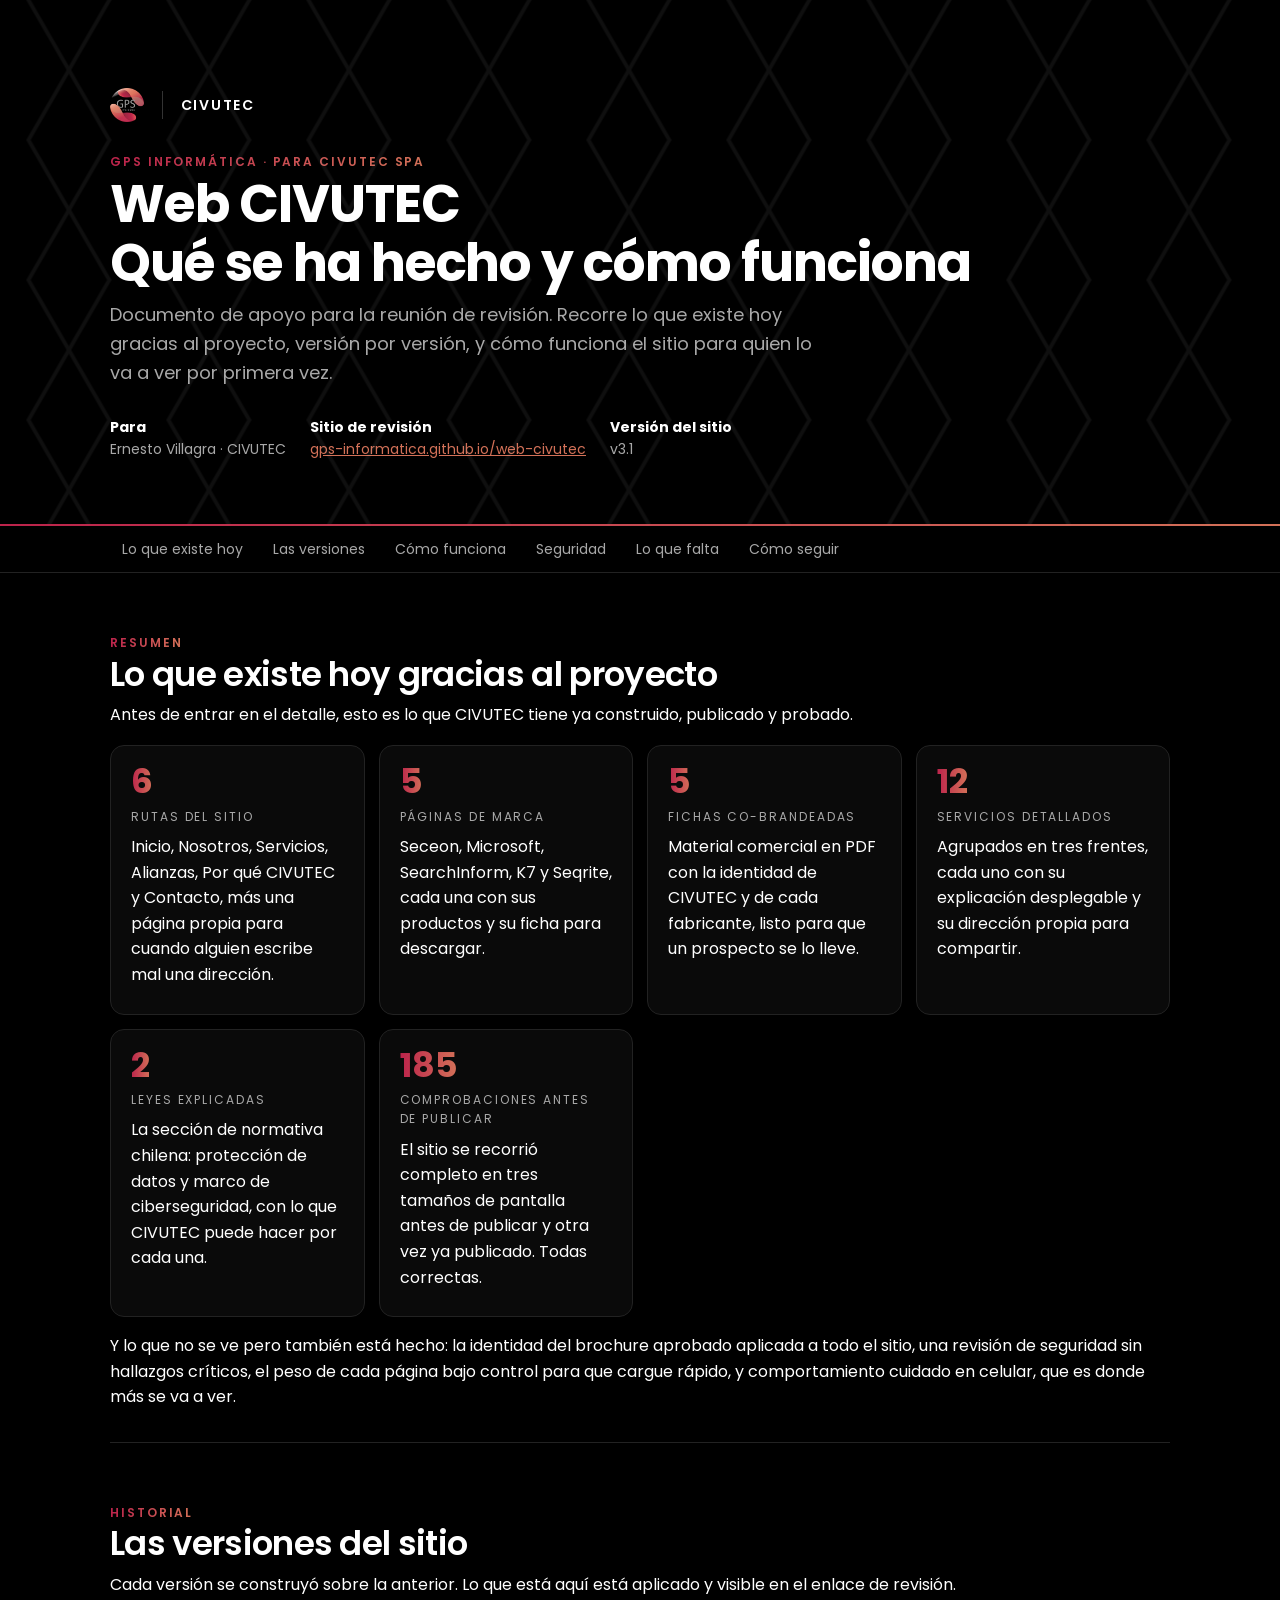
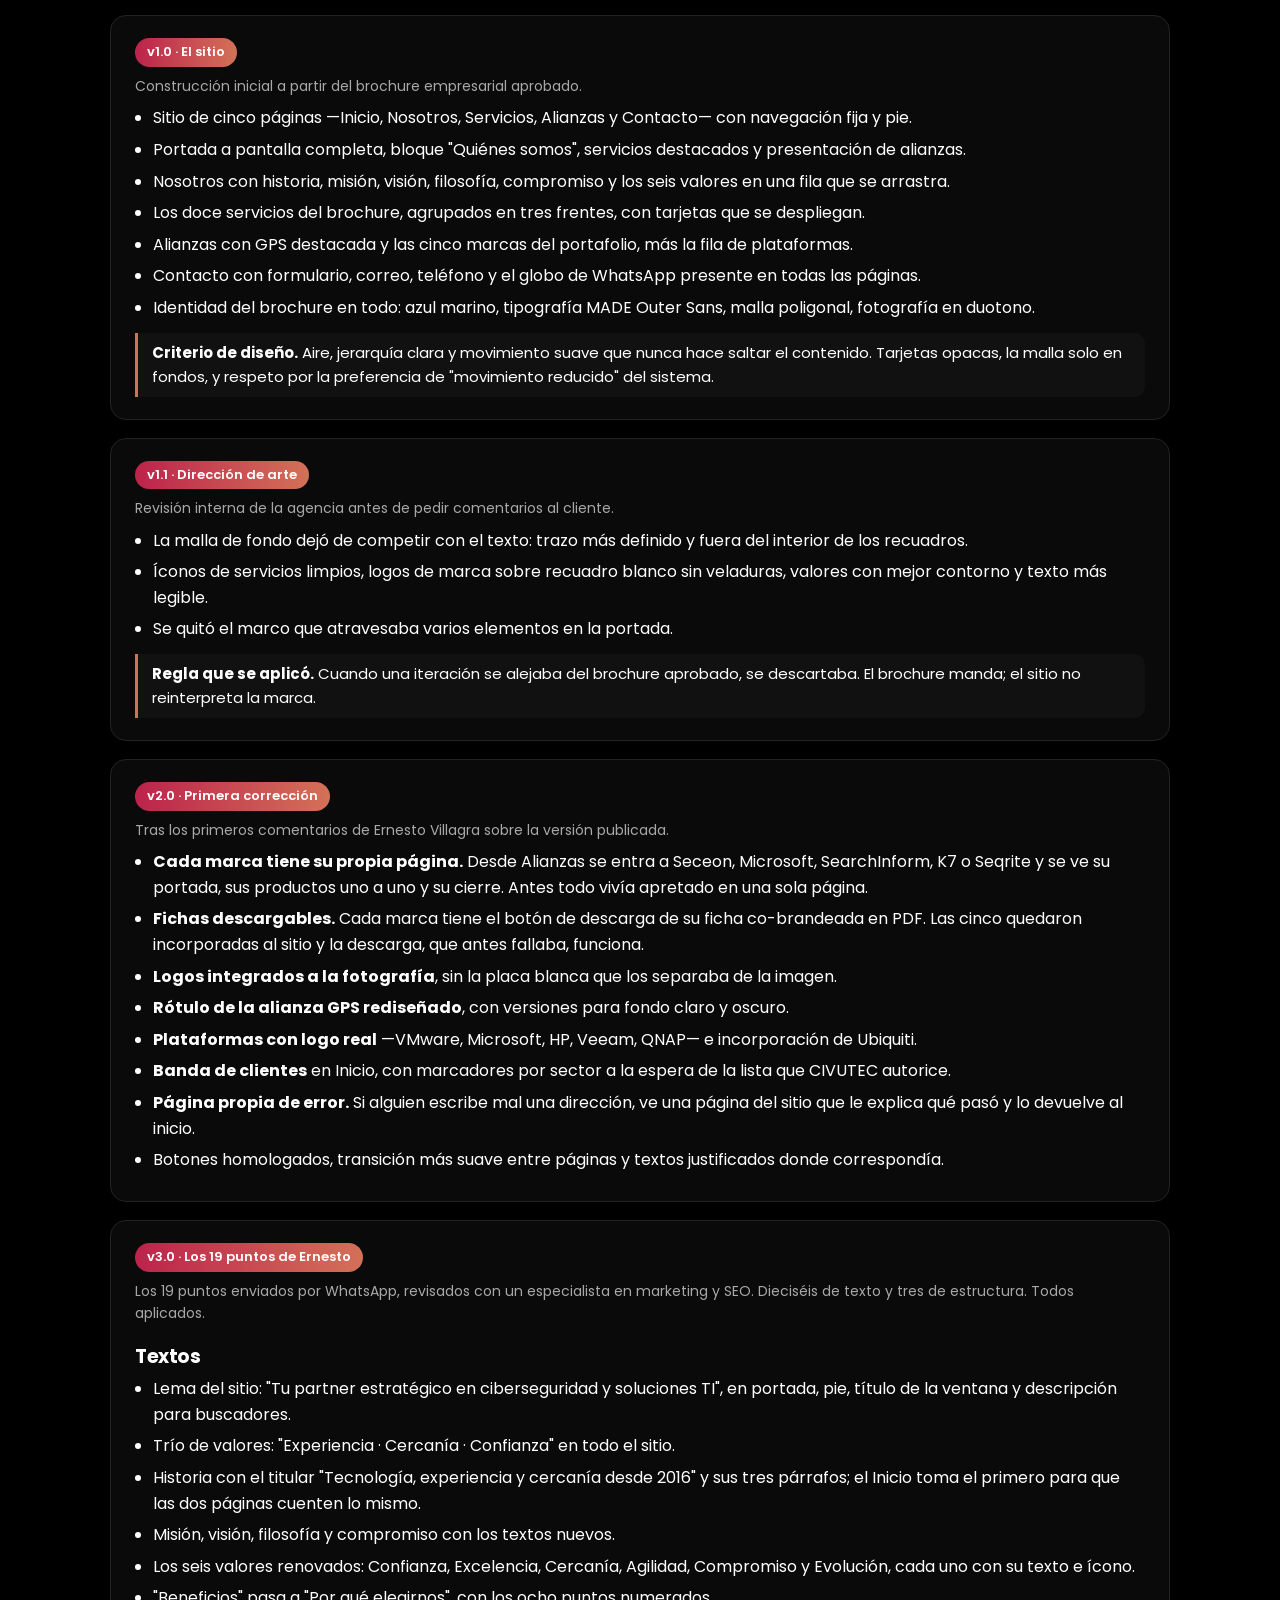
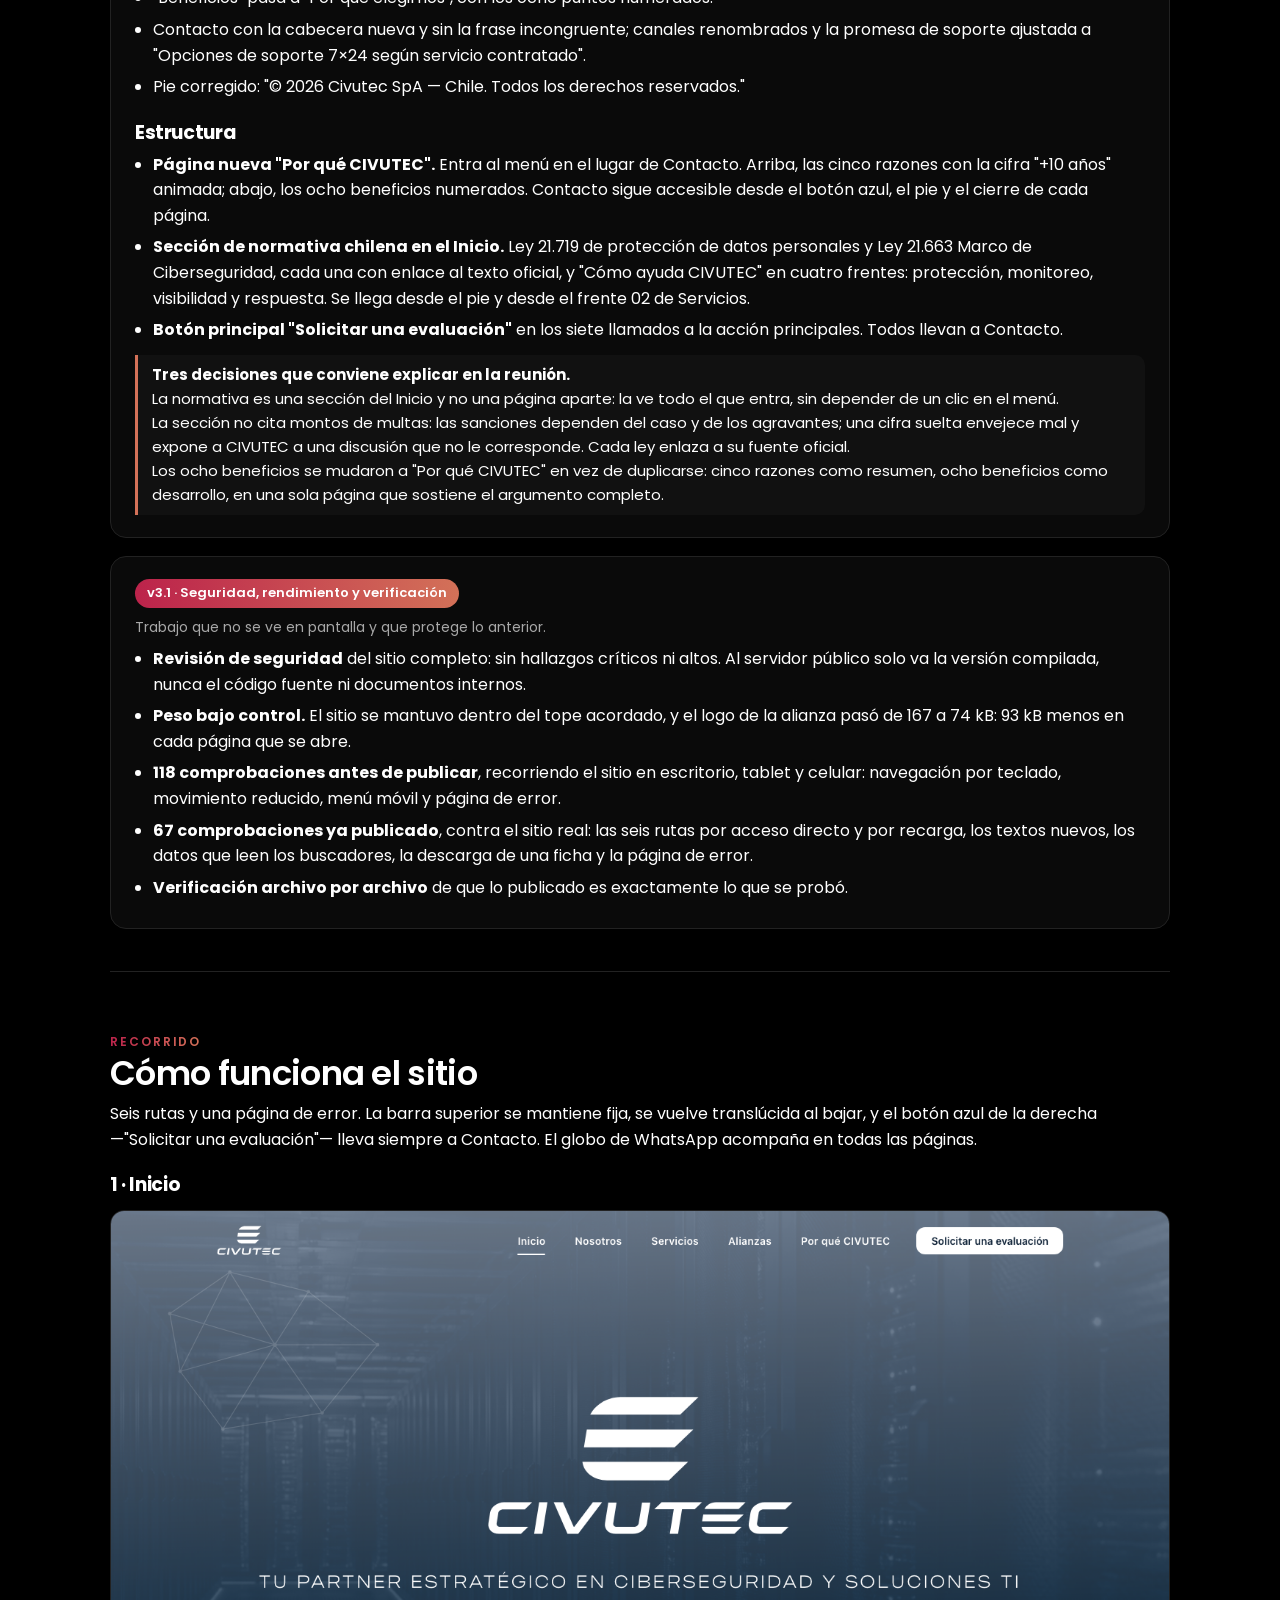
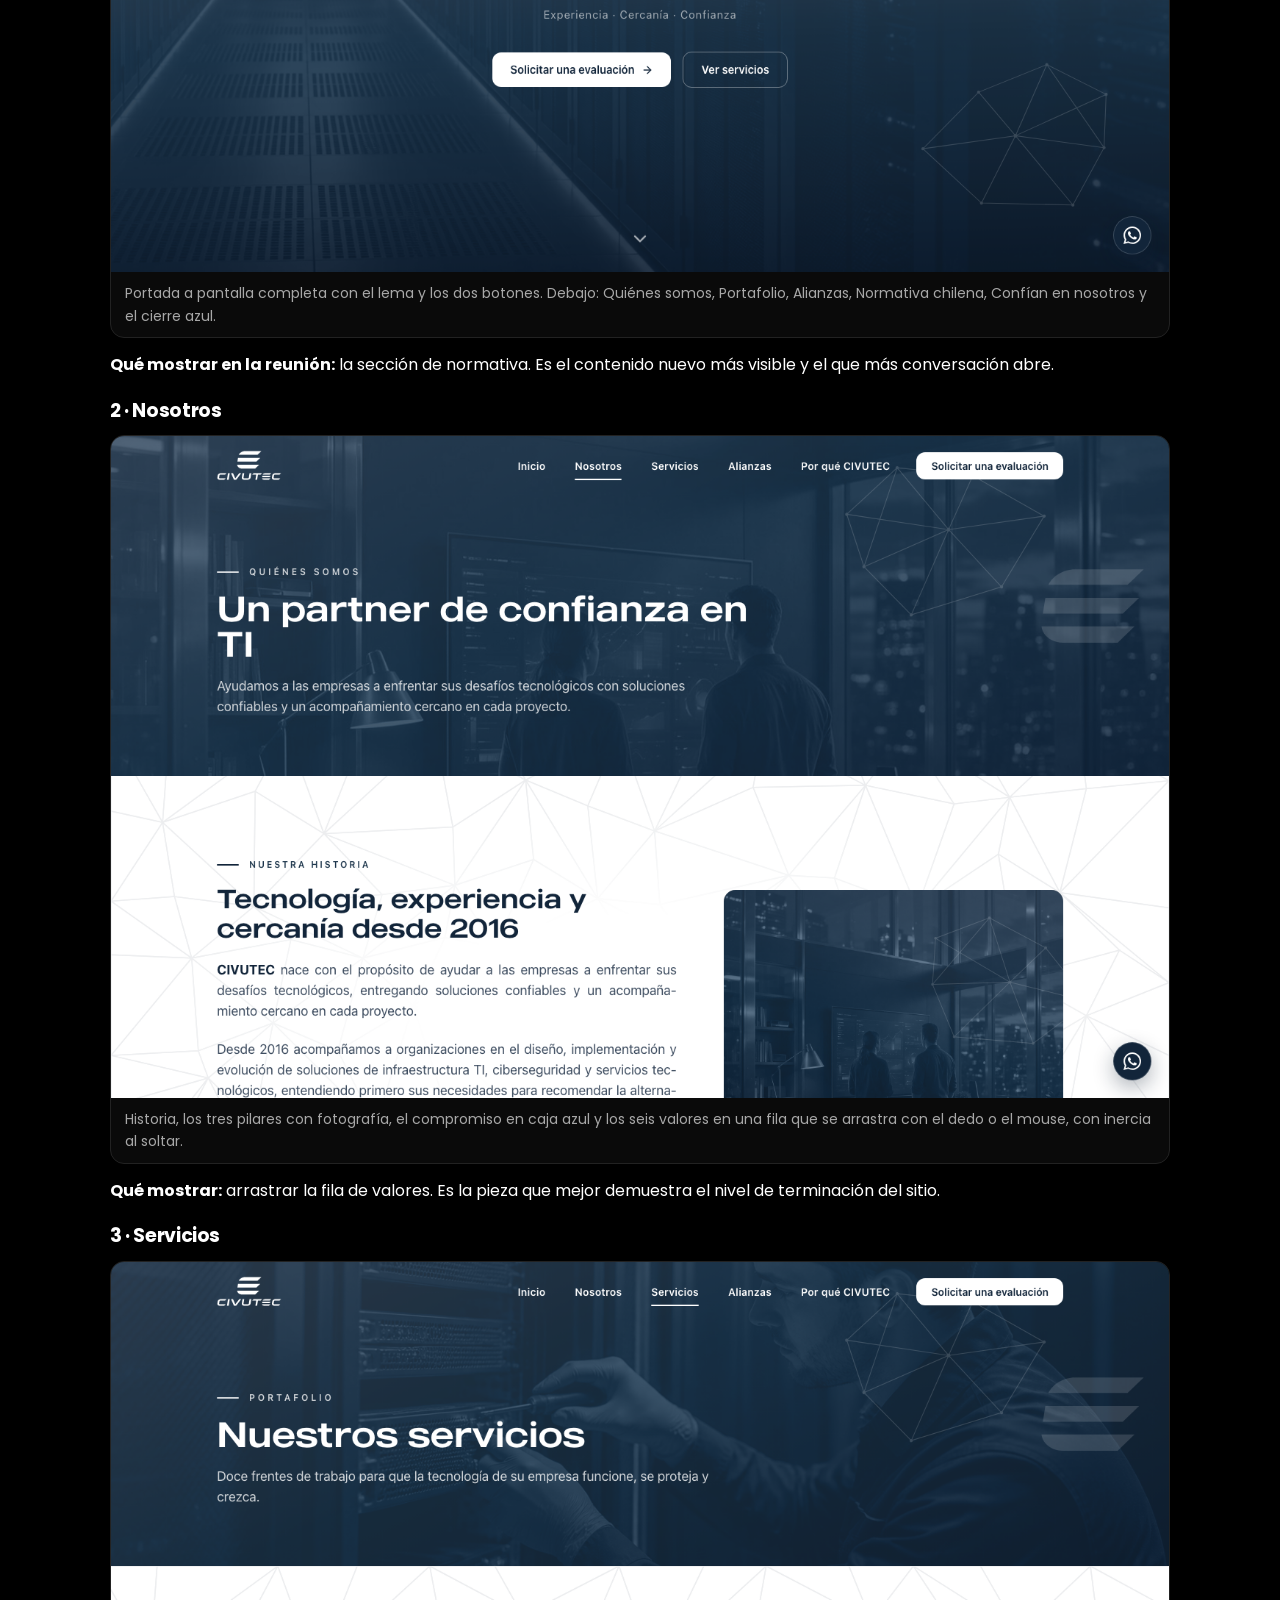
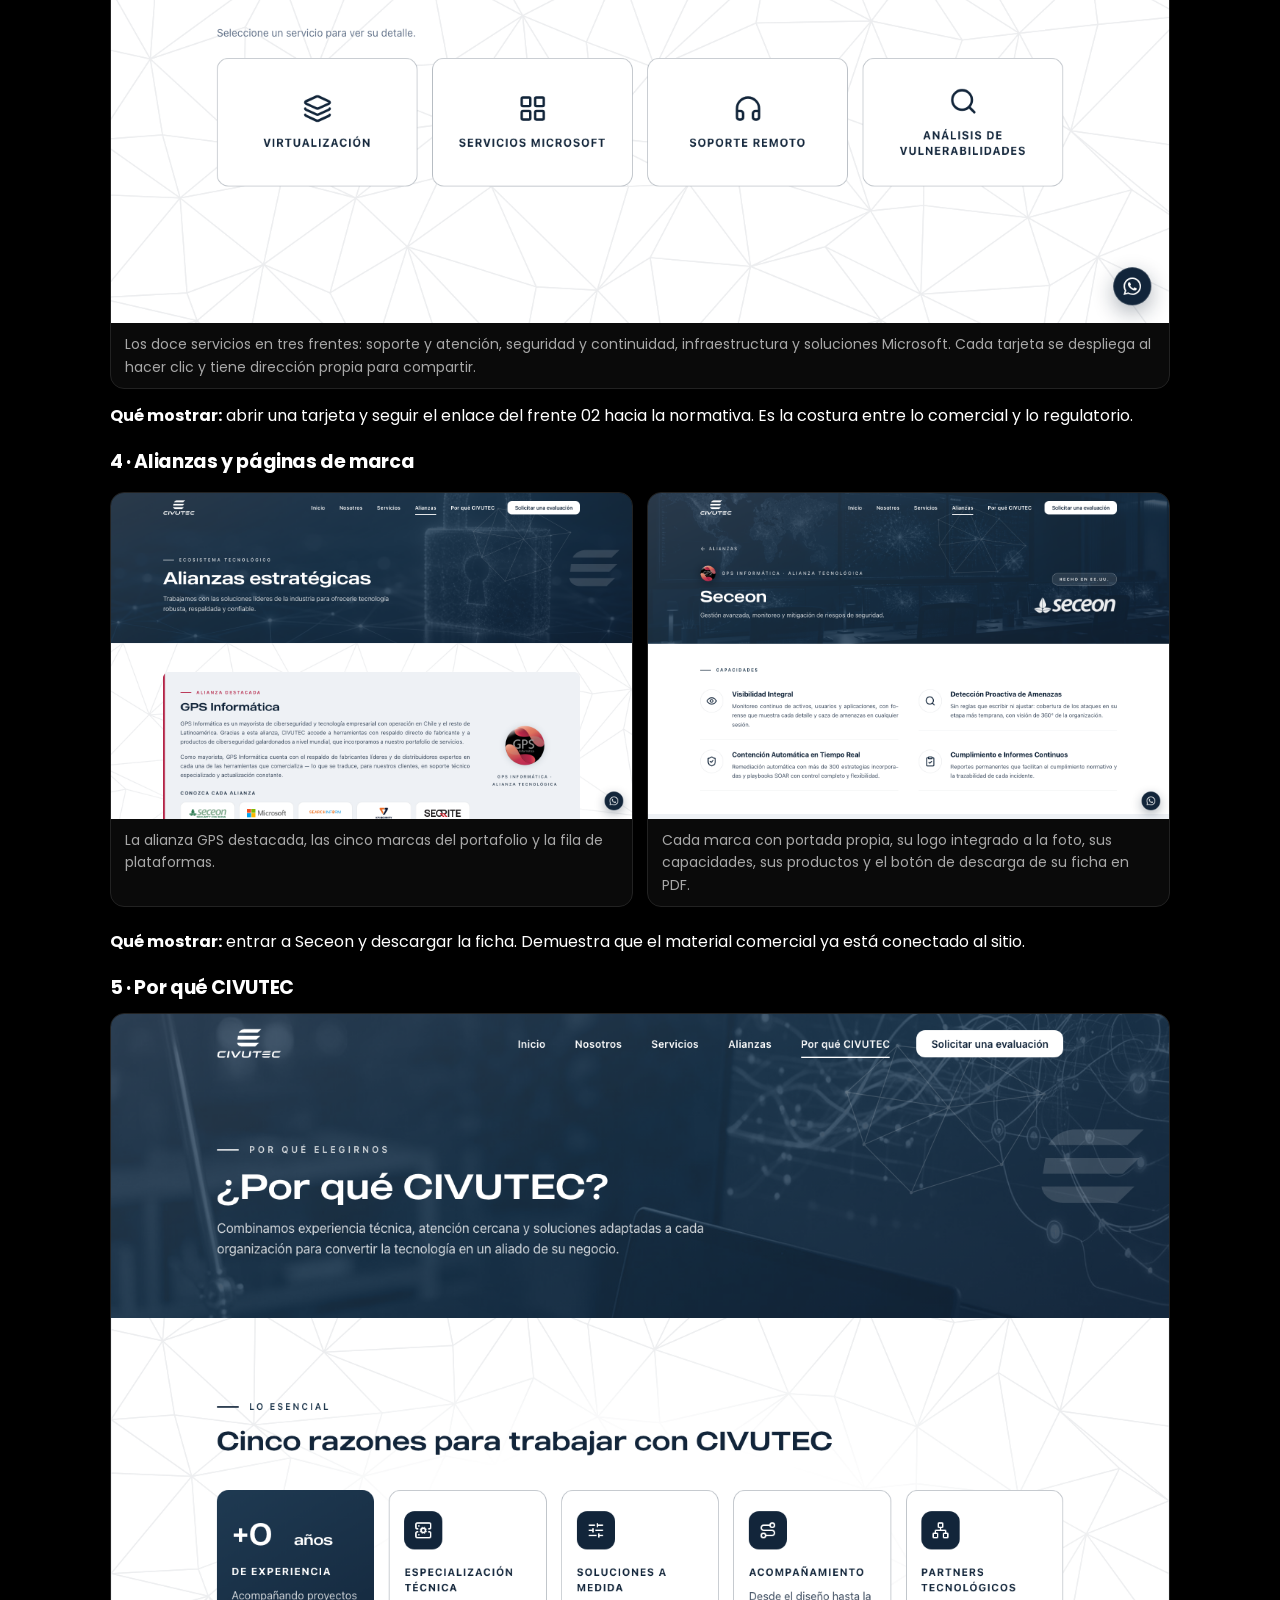
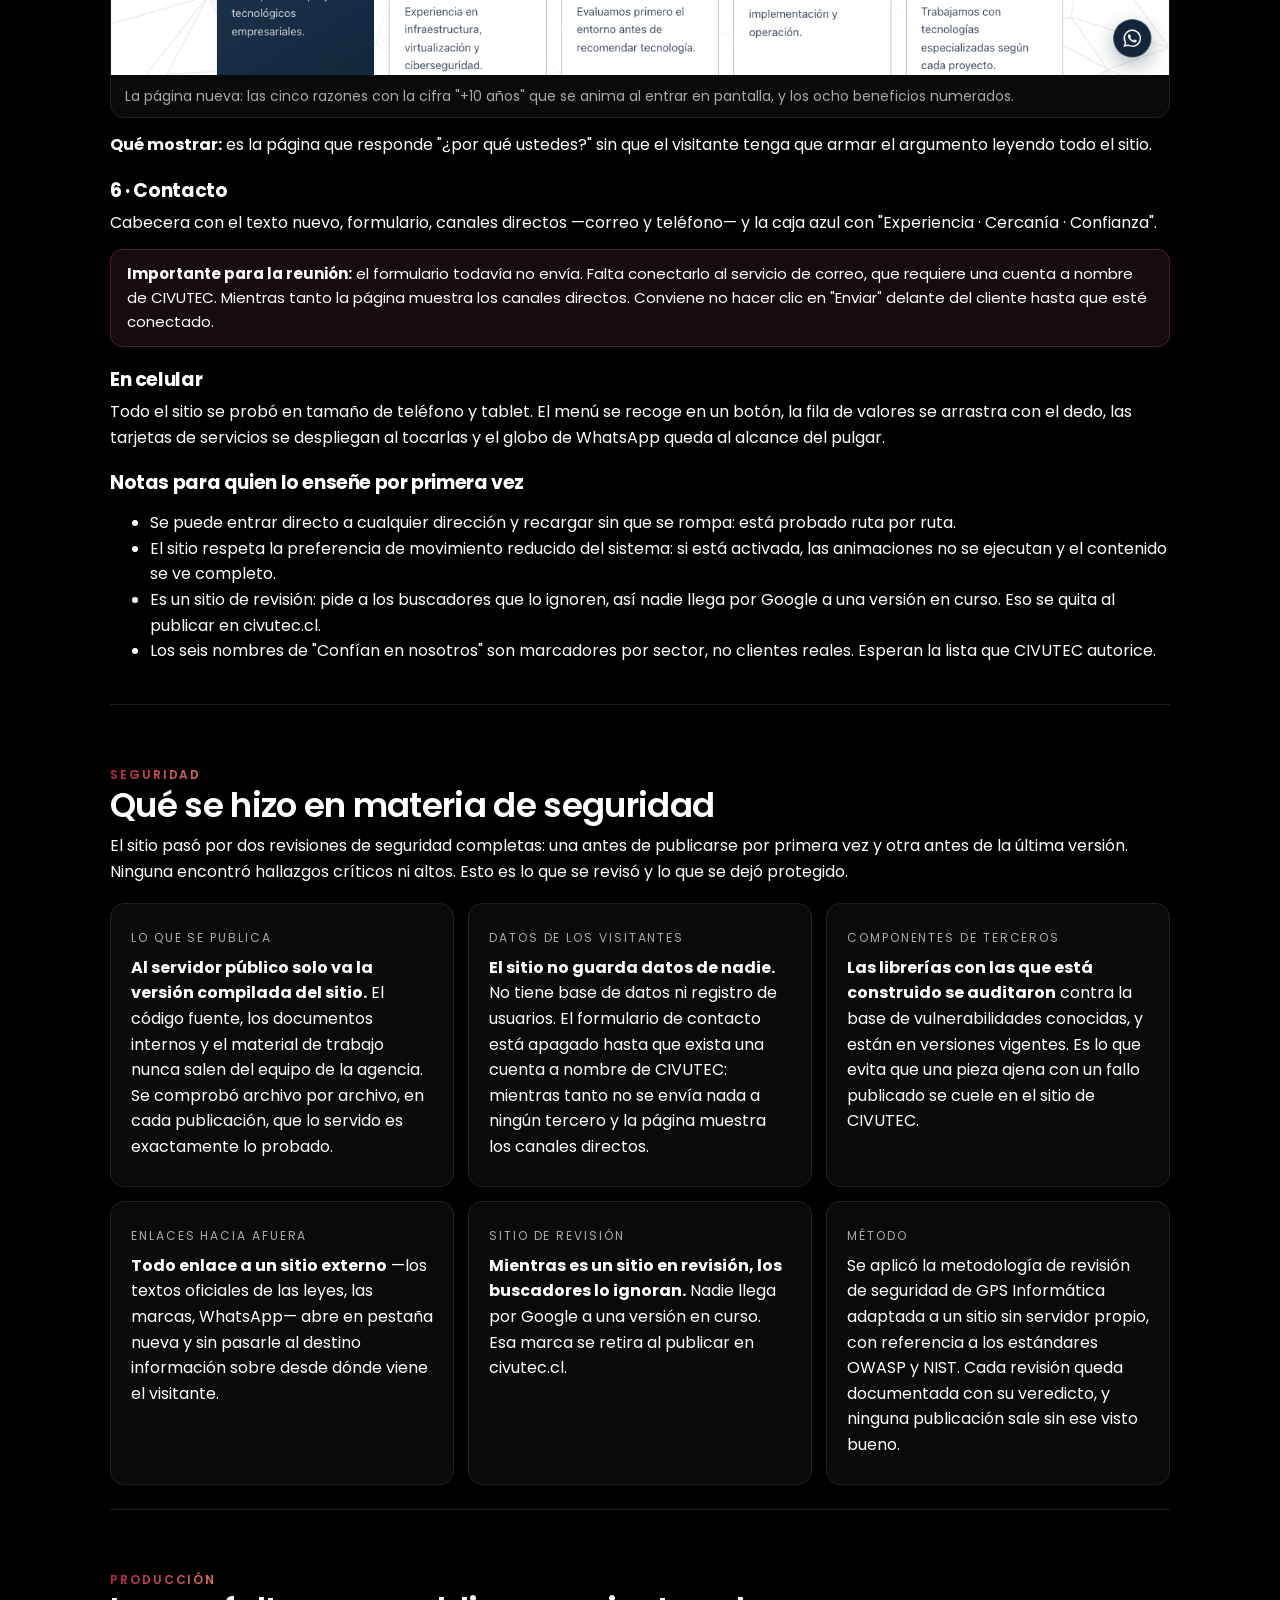
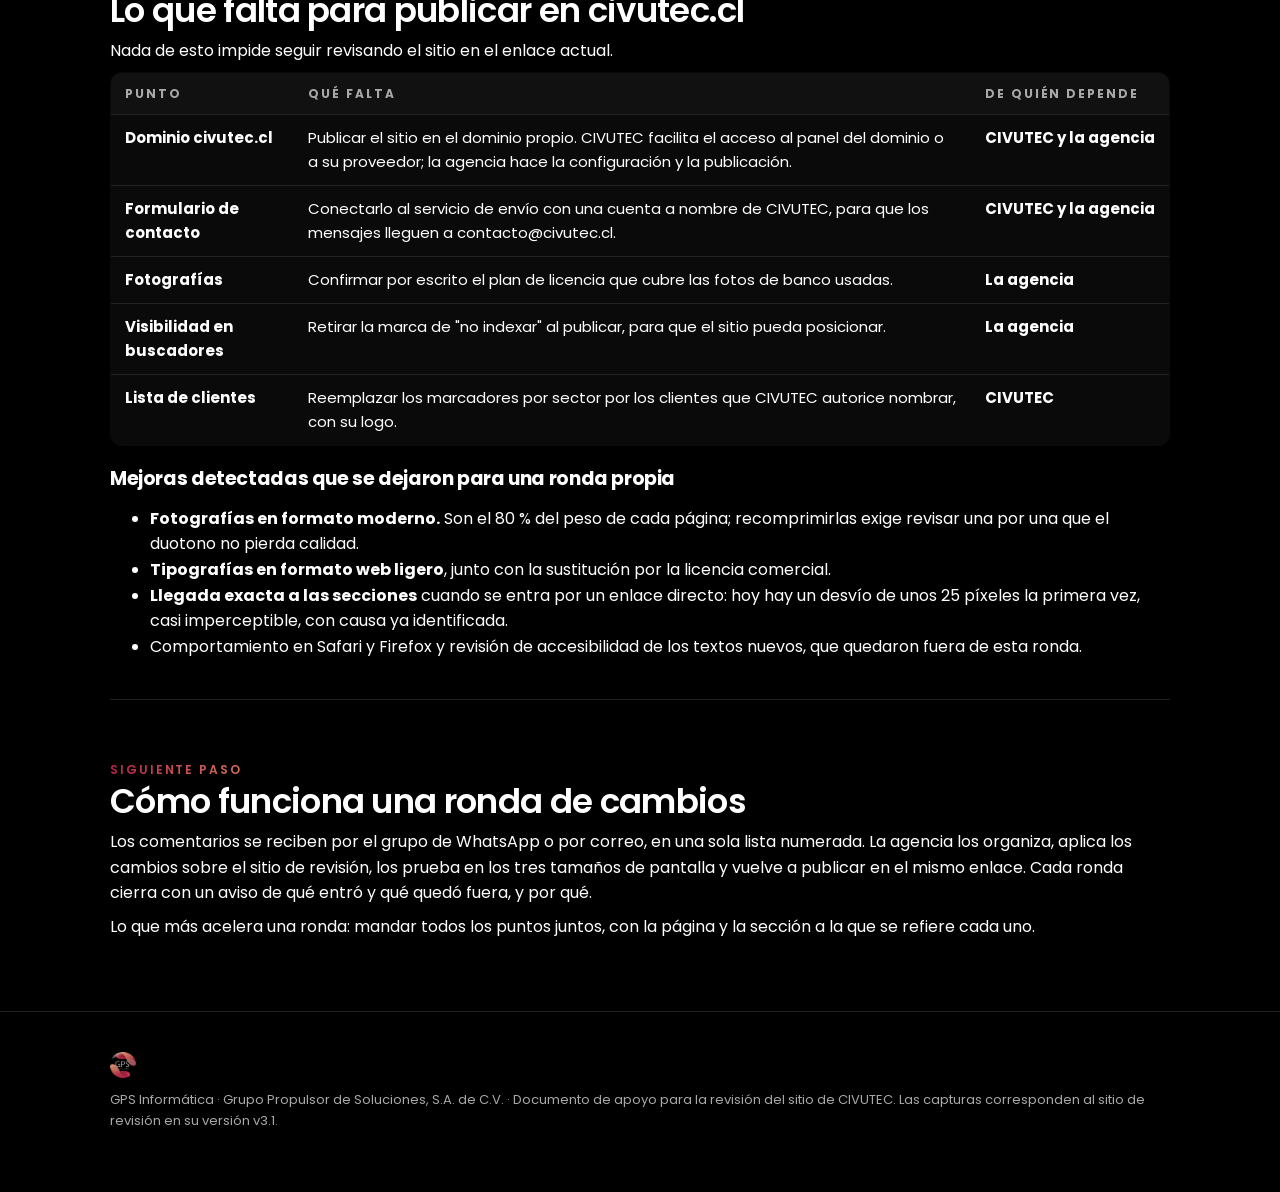
<file: presentacion/index.html>
<!doctype html>
<!-- Recurso de presentación · Web CIVUTEC · versión del sitio v3.1 (sitio de revisión) · GPS Informática -->
<html lang="es">
<head>
<meta charset="utf-8">
<meta name="viewport" content="width=device-width, initial-scale=1">
<meta name="robots" content="noindex, nofollow">
<title>Web CIVUTEC — Qué se ha hecho y cómo funciona</title>
<link rel="preconnect" href="https://fonts.googleapis.com"><link rel="preconnect" href="https://fonts.gstatic.com" crossorigin>
<link href="https://fonts.googleapis.com/css2?family=Poppins:wght@400;600;700&display=swap" rel="stylesheet">
<style>
  :root{
    --marino:#000000; --marino-2:#0a0a0a; --marino-3:#111111;
    --tinta:#FFFFFF; --tinta-2:#A8A8A8; --linea:#222222;
    --fondo:#000000; --papel:#0a0a0a; --claro:#111111;
    --carmin:#bc234b; --terracota:#d37158; --acento:#d37158;
    --grad:linear-gradient(90deg,#bc234b,#d37158);
  }
  *{box-sizing:border-box}
  html{scroll-behavior:smooth}
  body{margin:0;background:var(--fondo);color:var(--tinta);font:16px/1.6 Poppins,-apple-system,"Segoe UI",Helvetica,Arial,sans-serif}
  a{color:var(--acento)}
  h1,h2,h3{letter-spacing:-.02em;line-height:1.15;margin:0}
  h1{font-size:clamp(30px,5vw,52px);font-weight:700}
  h2{font-size:clamp(24px,3.2vw,34px);font-weight:600;margin-bottom:8px}
  h3{font-size:19px;font-weight:700;margin:22px 0 6px}
  p{margin:8px 0}
  .over{font-size:12px;letter-spacing:.16em;text-transform:uppercase;font-weight:600;background:var(--grad);-webkit-background-clip:text;background-clip:text;color:transparent;display:inline-block}
  .wrap{max-width:1100px;margin:0 auto;padding:0 20px}

  /* portada */
  .portada{background:#000;color:#fff;padding:88px 0 64px;position:relative;overflow:hidden;border-bottom:2px solid transparent;border-image:var(--grad) 1}
  .portada .logos{display:flex;align-items:center;gap:18px;margin-bottom:26px}
  .portada .logos img{height:34px;width:auto}
  .portada .logos .sep{width:1px;height:28px;background:#333}
  .portada .logos .cliente{font-weight:600;letter-spacing:.12em;font-size:14px;color:#fff}
  .portada p{color:#A8A8A8;max-width:720px;font-size:18px}
  .portada .malla{position:absolute;inset:0;opacity:.06;background-image:linear-gradient(120deg,transparent 48%,#fff 49%,#fff 50%,transparent 51%),linear-gradient(60deg,transparent 48%,#fff 49%,#fff 50%,transparent 51%);background-size:140px 140px;pointer-events:none}
  .portada .meta{display:flex;flex-wrap:wrap;gap:24px;margin-top:28px;font-size:14px;color:#A8A8A8}
  .portada .meta b{display:block;color:#fff}
  .portada a{color:#d37158}

  /* índice pegajoso */
  .indice{position:sticky;top:0;background:rgba(0,0,0,.88);backdrop-filter:blur(8px);border-bottom:1px solid var(--linea);z-index:10}
  .indice ul{list-style:none;margin:0;padding:10px 20px;display:flex;gap:6px;overflow-x:auto;max-width:1100px;margin:0 auto}
  .indice a{white-space:nowrap;text-decoration:none;color:var(--tinta-2);font-size:14px;padding:6px 12px;border-radius:999px}
  .indice a:hover{background:#111;color:#fff}

  section{padding:56px 0 24px;scroll-margin-top:64px}
  section+section{border-top:1px solid var(--linea)}

  .grid{display:grid;gap:14px}
  .g3{grid-template-columns:repeat(auto-fit,minmax(240px,1fr))}
  .g2{grid-template-columns:repeat(auto-fit,minmax(320px,1fr))}
  .caja{background:var(--papel);border:1px solid var(--linea);border-radius:14px;padding:18px 20px;transition:transform 200ms cubic-bezier(.22,1,.36,1),border-color 200ms}
  .caja:hover{transform:translateY(-4px);border-color:#333}
  .caja .n{font-size:34px;font-weight:700;line-height:1;background:var(--grad);-webkit-background-clip:text;background-clip:text;color:transparent;display:inline-block}
  .caja .t{font-size:12px;color:var(--tinta-2);margin-top:6px;text-transform:uppercase;letter-spacing:.16em}

  .version{background:var(--papel);border:1px solid var(--linea);border-radius:16px;padding:22px 24px;margin:18px 0}
  .version .etiqueta{display:inline-block;background:var(--grad);color:#fff;font-weight:600;font-size:13px;padding:4px 12px;border-radius:999px;margin-bottom:8px}
  .version .origen{color:var(--tinta-2);font-size:14px;margin-bottom:8px}
  .version ul{margin:8px 0 0 18px;padding:0}
  .version li{margin:6px 0}
  .porque{border-left:3px solid var(--terracota);padding:8px 14px;background:var(--claro);border-radius:0 10px 10px 0;margin-top:12px;font-size:15px}

  figure{margin:14px 0;background:var(--papel);border:1px solid var(--linea);border-radius:14px;overflow:hidden}
  figure a{display:block}
  figure img{display:block;width:100%;height:auto;aspect-ratio:16/10;object-fit:cover;object-position:top;transition:transform 240ms cubic-bezier(.22,1,.36,1)}
  figure:hover img{transform:scale(1.015)}
  figcaption{padding:10px 14px;font-size:14px;color:var(--tinta-2)}

  table{width:100%;border-collapse:collapse;background:var(--papel);border:1px solid var(--linea);border-radius:12px;overflow:hidden;font-size:15px}
  th,td{text-align:left;padding:11px 14px;vertical-align:top;border-top:1px solid var(--linea)}
  th{background:var(--claro);font-size:12px;letter-spacing:.16em;text-transform:uppercase;color:var(--tinta-2);border-top:0}
  .quien{white-space:nowrap;font-weight:700}

  .aviso{background:#160b0e;border:1px solid #4a1f2c;border-radius:12px;padding:12px 16px;margin:14px 0;font-size:15px}
  .pie{padding:40px 0 60px;color:var(--tinta-2);font-size:13px;border-top:1px solid var(--linea);margin-top:40px}
  .pie img{height:26px;width:auto;display:block;margin-bottom:12px;opacity:.9}

  @media print{
    body{background:#fff;color:#111}
    .portada{background:#000;-webkit-print-color-adjust:exact;print-color-adjust:exact}
    .caja,.version,figure,table{border-color:#ccc;background:#fff;color:#111}
    .caja .n,.over{-webkit-text-fill-color:#bc234b;color:#bc234b;background:none}
    .indice{display:none}
    .portada{padding:48px 0}
    section{padding:28px 0 8px;break-inside:avoid}
    .version,figure,.caja{break-inside:avoid}
    a{color:inherit;text-decoration:none}
  }
</style>
</head>
<body>

<header class="portada">
  <div class="malla"></div>
  <div class="wrap">
    <div class="logos"><img src="capturas/gps-logo.png" alt="GPS Informática"><span class="sep"></span><span class="cliente">CIVUTEC</span></div>
    <div class="over">GPS Informática · para Civutec SpA</div>
    <h1>Web CIVUTEC<br>Qué se ha hecho y cómo funciona</h1>
    <p>Documento de apoyo para la reunión de revisión. Recorre lo que existe hoy gracias al proyecto, versión por versión, y cómo funciona el sitio para quien lo va a ver por primera vez.</p>
    <div class="meta">
      <div><b>Para</b> Ernesto Villagra · CIVUTEC</div>
      <div><b>Sitio de revisión</b> <a href="https://gps-informatica.github.io/web-civutec/" target="_blank" rel="noopener">gps-informatica.github.io/web-civutec</a></div>
      <div><b>Versión del sitio</b> v3.1</div>
    </div>
  </div>
</header>

<nav class="indice"><ul>
  <li><a href="#hoy">Lo que existe hoy</a></li>
  <li><a href="#versiones">Las versiones</a></li>
  <li><a href="#recorrido">Cómo funciona</a></li>
  <li><a href="#seguridad">Seguridad</a></li>
  <li><a href="#falta">Lo que falta</a></li>
  <li><a href="#sigue">Cómo seguir</a></li>
</ul></nav>

<main class="wrap">

<section id="hoy">
  <div class="over">Resumen</div>
  <h2>Lo que existe hoy gracias al proyecto</h2>
  <p>Antes de entrar en el detalle, esto es lo que CIVUTEC tiene ya construido, publicado y probado.</p>
  <div class="grid g3" style="margin-top:18px">
    <div class="caja"><div class="n">6</div><div class="t">rutas del sitio</div><p>Inicio, Nosotros, Servicios, Alianzas, Por qué CIVUTEC y Contacto, más una página propia para cuando alguien escribe mal una dirección.</p></div>
    <div class="caja"><div class="n">5</div><div class="t">páginas de marca</div><p>Seceon, Microsoft, SearchInform, K7 y Seqrite, cada una con sus productos y su ficha para descargar.</p></div>
    <div class="caja"><div class="n">5</div><div class="t">fichas co-brandeadas</div><p>Material comercial en PDF con la identidad de CIVUTEC y de cada fabricante, listo para que un prospecto se lo lleve.</p></div>
    <div class="caja"><div class="n">12</div><div class="t">servicios detallados</div><p>Agrupados en tres frentes, cada uno con su explicación desplegable y su dirección propia para compartir.</p></div>
    <div class="caja"><div class="n">2</div><div class="t">leyes explicadas</div><p>La sección de normativa chilena: protección de datos y marco de ciberseguridad, con lo que CIVUTEC puede hacer por cada una.</p></div>
    <div class="caja"><div class="n">185</div><div class="t">comprobaciones antes de publicar</div><p>El sitio se recorrió completo en tres tamaños de pantalla antes de publicar y otra vez ya publicado. Todas correctas.</p></div>
  </div>
  <p style="margin-top:16px">Y lo que no se ve pero también está hecho: la identidad del brochure aprobado aplicada a todo el sitio, una revisión de seguridad sin hallazgos críticos, el peso de cada página bajo control para que cargue rápido, y comportamiento cuidado en celular, que es donde más se va a ver.</p>
</section>

<section id="versiones">
  <div class="over">Historial</div>
  <h2>Las versiones del sitio</h2>
  <p>Cada versión se construyó sobre la anterior. Lo que está aquí está aplicado y visible en el enlace de revisión.</p>

  <div class="version">
    <span class="etiqueta">v1.0 · El sitio</span>
    <div class="origen">Construcción inicial a partir del brochure empresarial aprobado.</div>
    <ul>
      <li>Sitio de cinco páginas —Inicio, Nosotros, Servicios, Alianzas y Contacto— con navegación fija y pie.</li>
      <li>Portada a pantalla completa, bloque "Quiénes somos", servicios destacados y presentación de alianzas.</li>
      <li>Nosotros con historia, misión, visión, filosofía, compromiso y los seis valores en una fila que se arrastra.</li>
      <li>Los doce servicios del brochure, agrupados en tres frentes, con tarjetas que se despliegan.</li>
      <li>Alianzas con GPS destacada y las cinco marcas del portafolio, más la fila de plataformas.</li>
      <li>Contacto con formulario, correo, teléfono y el globo de WhatsApp presente en todas las páginas.</li>
      <li>Identidad del brochure en todo: azul marino, tipografía MADE Outer Sans, malla poligonal, fotografía en duotono.</li>
    </ul>
    <div class="porque"><b>Criterio de diseño.</b> Aire, jerarquía clara y movimiento suave que nunca hace saltar el contenido. Tarjetas opacas, la malla solo en fondos, y respeto por la preferencia de "movimiento reducido" del sistema.</div>
  </div>

  <div class="version">
    <span class="etiqueta">v1.1 · Dirección de arte</span>
    <div class="origen">Revisión interna de la agencia antes de pedir comentarios al cliente.</div>
    <ul>
      <li>La malla de fondo dejó de competir con el texto: trazo más definido y fuera del interior de los recuadros.</li>
      <li>Íconos de servicios limpios, logos de marca sobre recuadro blanco sin veladuras, valores con mejor contorno y texto más legible.</li>
      <li>Se quitó el marco que atravesaba varios elementos en la portada.</li>
    </ul>
    <div class="porque"><b>Regla que se aplicó.</b> Cuando una iteración se alejaba del brochure aprobado, se descartaba. El brochure manda; el sitio no reinterpreta la marca.</div>
  </div>

  <div class="version">
    <span class="etiqueta">v2.0 · Primera corrección</span>
    <div class="origen">Tras los primeros comentarios de Ernesto Villagra sobre la versión publicada.</div>
    <ul>
      <li><b>Cada marca tiene su propia página.</b> Desde Alianzas se entra a Seceon, Microsoft, SearchInform, K7 o Seqrite y se ve su portada, sus productos uno a uno y su cierre. Antes todo vivía apretado en una sola página.</li>
      <li><b>Fichas descargables.</b> Cada marca tiene el botón de descarga de su ficha co-brandeada en PDF. Las cinco quedaron incorporadas al sitio y la descarga, que antes fallaba, funciona.</li>
      <li><b>Logos integrados a la fotografía</b>, sin la placa blanca que los separaba de la imagen.</li>
      <li><b>Rótulo de la alianza GPS rediseñado</b>, con versiones para fondo claro y oscuro.</li>
      <li><b>Plataformas con logo real</b> —VMware, Microsoft, HP, Veeam, QNAP— e incorporación de Ubiquiti.</li>
      <li><b>Banda de clientes</b> en Inicio, con marcadores por sector a la espera de la lista que CIVUTEC autorice.</li>
      <li><b>Página propia de error.</b> Si alguien escribe mal una dirección, ve una página del sitio que le explica qué pasó y lo devuelve al inicio.</li>
      <li>Botones homologados, transición más suave entre páginas y textos justificados donde correspondía.</li>
    </ul>
  </div>

  <div class="version">
    <span class="etiqueta">v3.0 · Los 19 puntos de Ernesto</span>
    <div class="origen">Los 19 puntos enviados por WhatsApp, revisados con un especialista en marketing y SEO. Dieciséis de texto y tres de estructura. Todos aplicados.</div>
    <h3>Textos</h3>
    <ul>
      <li>Lema del sitio: "Tu partner estratégico en ciberseguridad y soluciones TI", en portada, pie, título de la ventana y descripción para buscadores.</li>
      <li>Trío de valores: "Experiencia · Cercanía · Confianza" en todo el sitio.</li>
      <li>Historia con el titular "Tecnología, experiencia y cercanía desde 2016" y sus tres párrafos; el Inicio toma el primero para que las dos páginas cuenten lo mismo.</li>
      <li>Misión, visión, filosofía y compromiso con los textos nuevos.</li>
      <li>Los seis valores renovados: Confianza, Excelencia, Cercanía, Agilidad, Compromiso y Evolución, cada uno con su texto e ícono.</li>
      <li>"Beneficios" pasa a "Por qué elegirnos", con los ocho puntos numerados.</li>
      <li>Contacto con la cabecera nueva y sin la frase incongruente; canales renombrados y la promesa de soporte ajustada a "Opciones de soporte 7×24 según servicio contratado".</li>
      <li>Pie corregido: "© 2026 Civutec SpA — Chile. Todos los derechos reservados."</li>
    </ul>
    <h3>Estructura</h3>
    <ul>
      <li><b>Página nueva "Por qué CIVUTEC".</b> Entra al menú en el lugar de Contacto. Arriba, las cinco razones con la cifra "+10 años" animada; abajo, los ocho beneficios numerados. Contacto sigue accesible desde el botón azul, el pie y el cierre de cada página.</li>
      <li><b>Sección de normativa chilena en el Inicio.</b> Ley 21.719 de protección de datos personales y Ley 21.663 Marco de Ciberseguridad, cada una con enlace al texto oficial, y "Cómo ayuda CIVUTEC" en cuatro frentes: protección, monitoreo, visibilidad y respuesta. Se llega desde el pie y desde el frente 02 de Servicios.</li>
      <li><b>Botón principal "Solicitar una evaluación"</b> en los siete llamados a la acción principales. Todos llevan a Contacto.</li>
    </ul>
    <div class="porque">
      <b>Tres decisiones que conviene explicar en la reunión.</b><br>
      La normativa es una sección del Inicio y no una página aparte: la ve todo el que entra, sin depender de un clic en el menú.<br>
      La sección no cita montos de multas: las sanciones dependen del caso y de los agravantes; una cifra suelta envejece mal y expone a CIVUTEC a una discusión que no le corresponde. Cada ley enlaza a su fuente oficial.<br>
      Los ocho beneficios se mudaron a "Por qué CIVUTEC" en vez de duplicarse: cinco razones como resumen, ocho beneficios como desarrollo, en una sola página que sostiene el argumento completo.
    </div>
  </div>

  <div class="version">
    <span class="etiqueta">v3.1 · Seguridad, rendimiento y verificación</span>
    <div class="origen">Trabajo que no se ve en pantalla y que protege lo anterior.</div>
    <ul>
      <li><b>Revisión de seguridad</b> del sitio completo: sin hallazgos críticos ni altos. Al servidor público solo va la versión compilada, nunca el código fuente ni documentos internos.</li>
      <li><b>Peso bajo control.</b> El sitio se mantuvo dentro del tope acordado, y el logo de la alianza pasó de 167 a 74 kB: 93 kB menos en cada página que se abre.</li>
      <li><b>118 comprobaciones antes de publicar</b>, recorriendo el sitio en escritorio, tablet y celular: navegación por teclado, movimiento reducido, menú móvil y página de error.</li>
      <li><b>67 comprobaciones ya publicado</b>, contra el sitio real: las seis rutas por acceso directo y por recarga, los textos nuevos, los datos que leen los buscadores, la descarga de una ficha y la página de error.</li>
      <li><b>Verificación archivo por archivo</b> de que lo publicado es exactamente lo que se probó.</li>
    </ul>
  </div>
</section>

<section id="recorrido">
  <div class="over">Recorrido</div>
  <h2>Cómo funciona el sitio</h2>
  <p>Seis rutas y una página de error. La barra superior se mantiene fija, se vuelve translúcida al bajar, y el botón azul de la derecha —"Solicitar una evaluación"— lleva siempre a Contacto. El globo de WhatsApp acompaña en todas las páginas.</p>

  <h3>1 · Inicio</h3>
  <figure><a href="capturas/inicio.png" target="_blank"><img src="capturas/inicio.png" alt="Inicio del sitio CIVUTEC"></a><figcaption>Portada a pantalla completa con el lema y los dos botones. Debajo: Quiénes somos, Portafolio, Alianzas, Normativa chilena, Confían en nosotros y el cierre azul.</figcaption></figure>
  <p><b>Qué mostrar en la reunión:</b> la sección de normativa. Es el contenido nuevo más visible y el que más conversación abre.</p>

  <h3>2 · Nosotros</h3>
  <figure><a href="capturas/nosotros.png" target="_blank"><img src="capturas/nosotros.png" alt="Página Nosotros"></a><figcaption>Historia, los tres pilares con fotografía, el compromiso en caja azul y los seis valores en una fila que se arrastra con el dedo o el mouse, con inercia al soltar.</figcaption></figure>
  <p><b>Qué mostrar:</b> arrastrar la fila de valores. Es la pieza que mejor demuestra el nivel de terminación del sitio.</p>

  <h3>3 · Servicios</h3>
  <figure><a href="capturas/servicios.png" target="_blank"><img src="capturas/servicios.png" alt="Página Servicios"></a><figcaption>Los doce servicios en tres frentes: soporte y atención, seguridad y continuidad, infraestructura y soluciones Microsoft. Cada tarjeta se despliega al hacer clic y tiene dirección propia para compartir.</figcaption></figure>
  <p><b>Qué mostrar:</b> abrir una tarjeta y seguir el enlace del frente 02 hacia la normativa. Es la costura entre lo comercial y lo regulatorio.</p>

  <h3>4 · Alianzas y páginas de marca</h3>
  <div class="grid g2">
    <figure><a href="capturas/alianzas.png" target="_blank"><img src="capturas/alianzas.png" alt="Página Alianzas"></a><figcaption>La alianza GPS destacada, las cinco marcas del portafolio y la fila de plataformas.</figcaption></figure>
    <figure><a href="capturas/marca-seceon.png" target="_blank"><img src="capturas/marca-seceon.png" alt="Página de marca Seceon"></a><figcaption>Cada marca con portada propia, su logo integrado a la foto, sus capacidades, sus productos y el botón de descarga de su ficha en PDF.</figcaption></figure>
  </div>
  <p><b>Qué mostrar:</b> entrar a Seceon y descargar la ficha. Demuestra que el material comercial ya está conectado al sitio.</p>

  <h3>5 · Por qué CIVUTEC</h3>
  <figure><a href="capturas/por-que-civutec.png" target="_blank"><img src="capturas/por-que-civutec.png" alt="Página Por qué CIVUTEC"></a><figcaption>La página nueva: las cinco razones con la cifra "+10 años" que se anima al entrar en pantalla, y los ocho beneficios numerados.</figcaption></figure>
  <p><b>Qué mostrar:</b> es la página que responde "¿por qué ustedes?" sin que el visitante tenga que armar el argumento leyendo todo el sitio.</p>

  <h3>6 · Contacto</h3>
  <p>Cabecera con el texto nuevo, formulario, canales directos —correo y teléfono— y la caja azul con "Experiencia · Cercanía · Confianza".</p>
  <div class="aviso"><b>Importante para la reunión:</b> el formulario todavía no envía. Falta conectarlo al servicio de correo, que requiere una cuenta a nombre de CIVUTEC. Mientras tanto la página muestra los canales directos. Conviene no hacer clic en "Enviar" delante del cliente hasta que esté conectado.</div>

  <h3>En celular</h3>
  <p>Todo el sitio se probó en tamaño de teléfono y tablet. El menú se recoge en un botón, la fila de valores se arrastra con el dedo, las tarjetas de servicios se despliegan al tocarlas y el globo de WhatsApp queda al alcance del pulgar.</p>

  <h3>Notas para quien lo enseñe por primera vez</h3>
  <ul>
    <li>Se puede entrar directo a cualquier dirección y recargar sin que se rompa: está probado ruta por ruta.</li>
    <li>El sitio respeta la preferencia de movimiento reducido del sistema: si está activada, las animaciones no se ejecutan y el contenido se ve completo.</li>
    <li>Es un sitio de revisión: pide a los buscadores que lo ignoren, así nadie llega por Google a una versión en curso. Eso se quita al publicar en civutec.cl.</li>
    <li>Los seis nombres de "Confían en nosotros" son marcadores por sector, no clientes reales. Esperan la lista que CIVUTEC autorice.</li>
  </ul>
</section>

<section id="seguridad">
  <div class="over">Seguridad</div>
  <h2>Qué se hizo en materia de seguridad</h2>
  <p>El sitio pasó por dos revisiones de seguridad completas: una antes de publicarse por primera vez y otra antes de la última versión. Ninguna encontró hallazgos críticos ni altos. Esto es lo que se revisó y lo que se dejó protegido.</p>
  <div class="grid g2" style="margin-top:18px">
    <div class="caja"><div class="t">Lo que se publica</div><p><b>Al servidor público solo va la versión compilada del sitio.</b> El código fuente, los documentos internos y el material de trabajo nunca salen del equipo de la agencia. Se comprobó archivo por archivo, en cada publicación, que lo servido es exactamente lo probado.</p></div>
    <div class="caja"><div class="t">Datos de los visitantes</div><p><b>El sitio no guarda datos de nadie.</b> No tiene base de datos ni registro de usuarios. El formulario de contacto está apagado hasta que exista una cuenta a nombre de CIVUTEC: mientras tanto no se envía nada a ningún tercero y la página muestra los canales directos.</p></div>
    <div class="caja"><div class="t">Componentes de terceros</div><p><b>Las librerías con las que está construido se auditaron</b> contra la base de vulnerabilidades conocidas, y están en versiones vigentes. Es lo que evita que una pieza ajena con un fallo publicado se cuele en el sitio de CIVUTEC.</p></div>
    <div class="caja"><div class="t">Enlaces hacia afuera</div><p><b>Todo enlace a un sitio externo</b> —los textos oficiales de las leyes, las marcas, WhatsApp— abre en pestaña nueva y sin pasarle al destino información sobre desde dónde viene el visitante.</p></div>
    <div class="caja"><div class="t">Sitio de revisión</div><p><b>Mientras es un sitio en revisión, los buscadores lo ignoran.</b> Nadie llega por Google a una versión en curso. Esa marca se retira al publicar en civutec.cl.</p></div>
    <div class="caja"><div class="t">Método</div><p>Se aplicó la metodología de revisión de seguridad de GPS Informática adaptada a un sitio sin servidor propio, con referencia a los estándares OWASP y NIST. Cada revisión queda documentada con su veredicto, y ninguna publicación sale sin ese visto bueno.</p></div>
  </div>
</section>

<section id="falta">
  <div class="over">Producción</div>
  <h2>Lo que falta para publicar en civutec.cl</h2>
  <p>Nada de esto impide seguir revisando el sitio en el enlace actual.</p>
  <table>
    <tr><th>Punto</th><th>Qué falta</th><th>De quién depende</th></tr>
    <tr><td><b>Dominio civutec.cl</b></td><td>Publicar el sitio en el dominio propio. CIVUTEC facilita el acceso al panel del dominio o a su proveedor; la agencia hace la configuración y la publicación.</td><td class="quien">CIVUTEC y la agencia</td></tr>
    <tr><td><b>Formulario de contacto</b></td><td>Conectarlo al servicio de envío con una cuenta a nombre de CIVUTEC, para que los mensajes lleguen a contacto@civutec.cl.</td><td class="quien">CIVUTEC y la agencia</td></tr>
    <tr><td><b>Fotografías</b></td><td>Confirmar por escrito el plan de licencia que cubre las fotos de banco usadas.</td><td class="quien">La agencia</td></tr>
    <tr><td><b>Visibilidad en buscadores</b></td><td>Retirar la marca de "no indexar" al publicar, para que el sitio pueda posicionar.</td><td class="quien">La agencia</td></tr>
    <tr><td><b>Lista de clientes</b></td><td>Reemplazar los marcadores por sector por los clientes que CIVUTEC autorice nombrar, con su logo.</td><td class="quien">CIVUTEC</td></tr>
  </table>

  <h3>Mejoras detectadas que se dejaron para una ronda propia</h3>
  <ul>
    <li><b>Fotografías en formato moderno.</b> Son el 80 % del peso de cada página; recomprimirlas exige revisar una por una que el duotono no pierda calidad.</li>
    <li><b>Tipografías en formato web ligero</b>, junto con la sustitución por la licencia comercial.</li>
    <li><b>Llegada exacta a las secciones</b> cuando se entra por un enlace directo: hoy hay un desvío de unos 25 píxeles la primera vez, casi imperceptible, con causa ya identificada.</li>
    <li>Comportamiento en Safari y Firefox y revisión de accesibilidad de los textos nuevos, que quedaron fuera de esta ronda.</li>
  </ul>
</section>

<section id="sigue">
  <div class="over">Siguiente paso</div>
  <h2>Cómo funciona una ronda de cambios</h2>
  <p>Los comentarios se reciben por el grupo de WhatsApp o por correo, en una sola lista numerada. La agencia los organiza, aplica los cambios sobre el sitio de revisión, los prueba en los tres tamaños de pantalla y vuelve a publicar en el mismo enlace. Cada ronda cierra con un aviso de qué entró y qué quedó fuera, y por qué.</p>
  <p>Lo que más acelera una ronda: mandar todos los puntos juntos, con la página y la sección a la que se refiere cada uno.</p>
</section>

</main>

<footer class="pie"><div class="wrap"><img src="capturas/gps-logo.png" alt="GPS Informática">GPS Informática · Grupo Propulsor de Soluciones, S.A. de C.V. · Documento de apoyo para la revisión del sitio de CIVUTEC. Las capturas corresponden al sitio de revisión en su versión v3.1.</div></footer>

</body>
</html>
</file>
